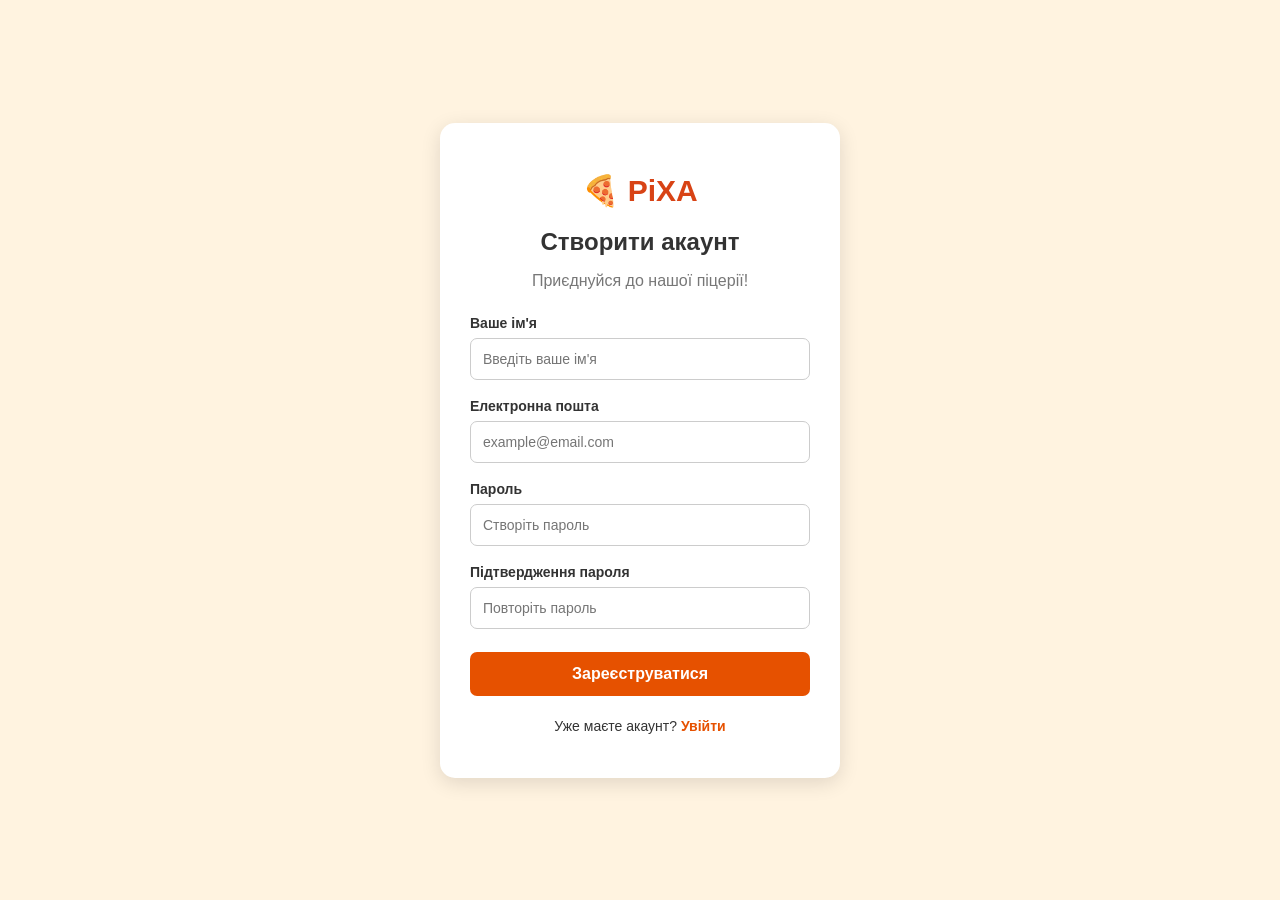
<file: index.html>
<!DOCTYPE html>
<html lang="uk">
<head>
    <meta charset="UTF-8">
    <meta name="viewport" content="width=device-width, initial-scale=1.0">
    <title>Реєстрація | Pizza House</title>
    <link rel="stylesheet" href="style.css">
</head>
<body>

    <div class="form-container">
        <h1>🍕 PiXA</h1>
        <h2>Створити акаунт</h2>
        <p class="subtitle">Приєднуйся до нашої піцерії!</p>

        <form action="#" method="post">

            <label for="name">Ваше ім'я</label>
            <input
                type="text"
                id="name"
                name="name"
                placeholder="Введіть ваше ім'я"
                required
            >

            <label for="email">Електронна пошта</label>
            <input
                type="email"
                id="email"
                name="email"
                placeholder="example@email.com"
                required
            >

            <label for="password">Пароль</label>
            <input
                type="password"
                id="password"
                name="password"
                placeholder="Створіть пароль"
                minlength="8"
                required
            >

            <label for="confirm-password">Підтвердження пароля</label>
            <input
                type="password"
                id="confirm-password"
                name="confirm-password"
                placeholder="Повторіть пароль"
                minlength="8"
                required
            >

            <button type="submit">Зареєструватися</button>

        </form>

        <p class="switch-form">
            Уже маєте акаунт?
            <a href="login.html">Увійти</a>
        </p>
    </div>

</body>
</html>
</file>
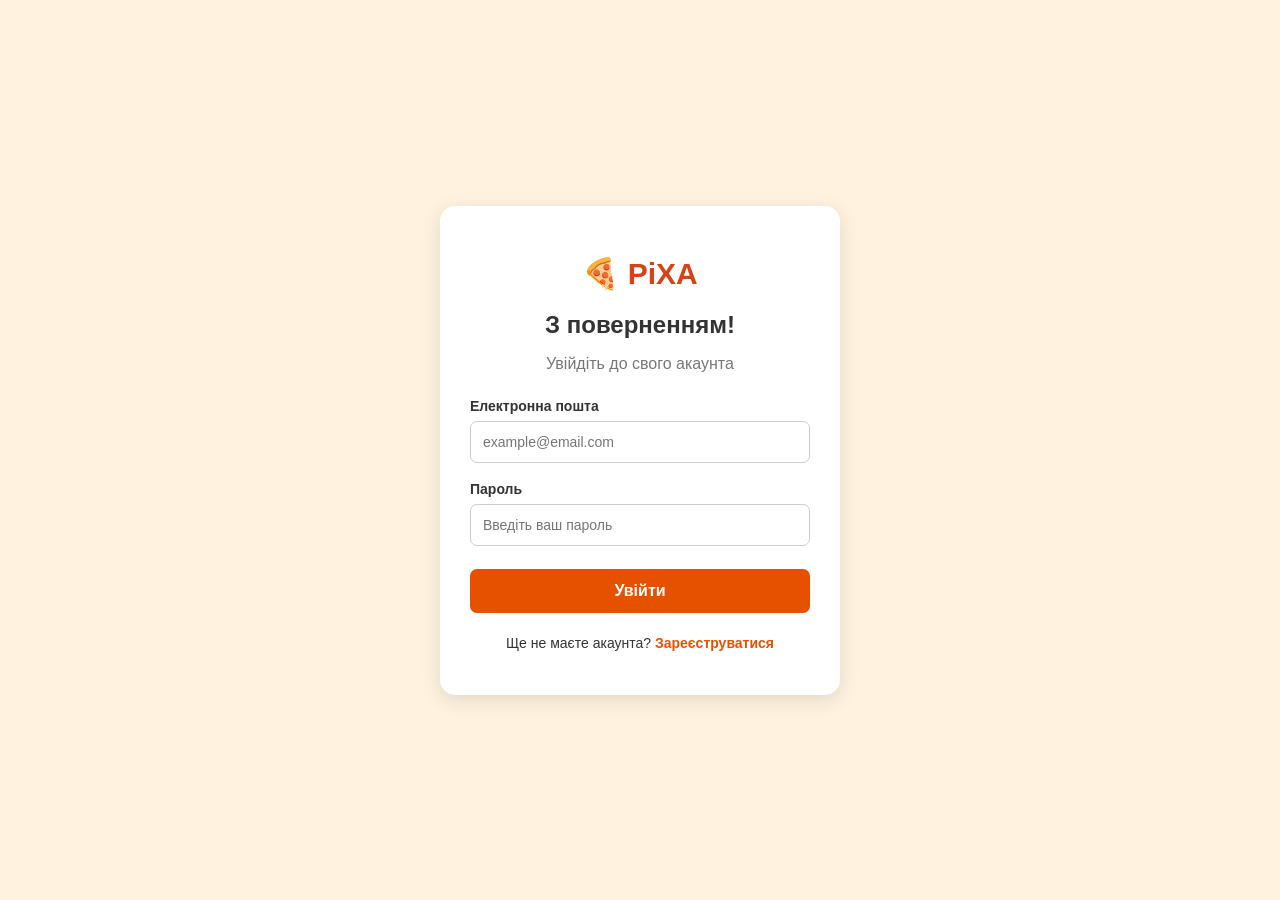
<file: login.html>
<!DOCTYPE html>
<html lang="uk">
<head>
    <meta charset="UTF-8">
    <meta name="viewport" content="width=device-width, initial-scale=1.0">
    <title>Авторизація | Pizza House</title>
    <link rel="stylesheet" href="style.css">
</head>
<body>

    <div class="form-container">
        <h1>🍕 PiXA</h1>
        <h2>З поверненням!</h2>
        <p class="subtitle">Увійдіть до свого акаунта</p>

        <form action="#" method="post">

            <label for="email">Електронна пошта</label>
            <input
                type="email"
                id="email"
                name="email"
                placeholder="example@email.com"
                required
            >

            <label for="password">Пароль</label>
            <input
                type="password"
                id="password"
                name="password"
                placeholder="Введіть ваш пароль"
                required
            >

            <button type="submit">Увійти</button>

        </form>

        <p class="switch-form">
            Ще не маєте акаунта?
            <a href="index.html">Зареєструватися</a>
        </p>
    </div>

</body>
</html>
</file>
<file: style.css>
/* Основні стилі сторінки */
body {
    margin: 0;
    padding: 20px;
    min-height: 100vh;
    box-sizing: border-box;

    display: flex;
    justify-content: center;
    align-items: center;

    font-family: Arial, sans-serif;
    background-color: #fff3e0;
    color: #333333;
}

/* Контейнер форми */
.form-container {
    width: 100%;
    max-width: 400px;
    padding: 30px;
    box-sizing: border-box;

    background-color: #ffffff;
    border-radius: 15px;
    box-shadow: 0 5px 20px rgba(0, 0, 0, 0.12);
}

/* Назва піцерії */
h1 {
    text-align: center;
    color: #d84315;
    font-size: 30px;
    margin-bottom: 10px;
}

/* Заголовок форми */
h2 {
    text-align: center;
    color: #333333;
    margin-bottom: 10px;
}

/* Підзаголовок */
.subtitle {
    text-align: center;
    color: #777777;
    margin-bottom: 25px;
}

/* Назви полів */
label {
    display: block;
    margin-bottom: 7px;
    font-weight: bold;
    font-size: 14px;
}

/* Поля введення */
input {
    width: 100%;
    padding: 12px;
    margin-bottom: 18px;
    box-sizing: border-box;

    border: 1px solid #cccccc;
    border-radius: 7px;
    font-size: 14px;
}

/* Поле при натисканні */
input:focus {
    outline: none;
    border-color: #e65100;
    box-shadow: 0 0 5px rgba(230, 81, 0, 0.25);
}

/* Кнопка */
button {
    width: 100%;
    padding: 13px;
    margin-top: 5px;

    background-color: #e65100;
    color: white;

    border: none;
    border-radius: 7px;
    font-size: 16px;
    font-weight: bold;
    cursor: pointer;
    transition: background-color 0.3s;
}

/* Ефект наведення на кнопку */
button:hover {
    background-color: #bf360c;
}

/* Посилання для переходу між формами */
.switch-form {
    text-align: center;
    margin-top: 22px;
    font-size: 14px;
}

/* Стилі посилань */
a {
    color: #e65100;
    text-decoration: none;
    font-weight: bold;
}

a:hover {
    text-decoration: underline;
}

/* Адаптація для телефонів */
@media (max-width: 480px) {
    .form-container {
        padding: 22px;
    }

    h1 {
        font-size: 26px;
    }
}
</file>
